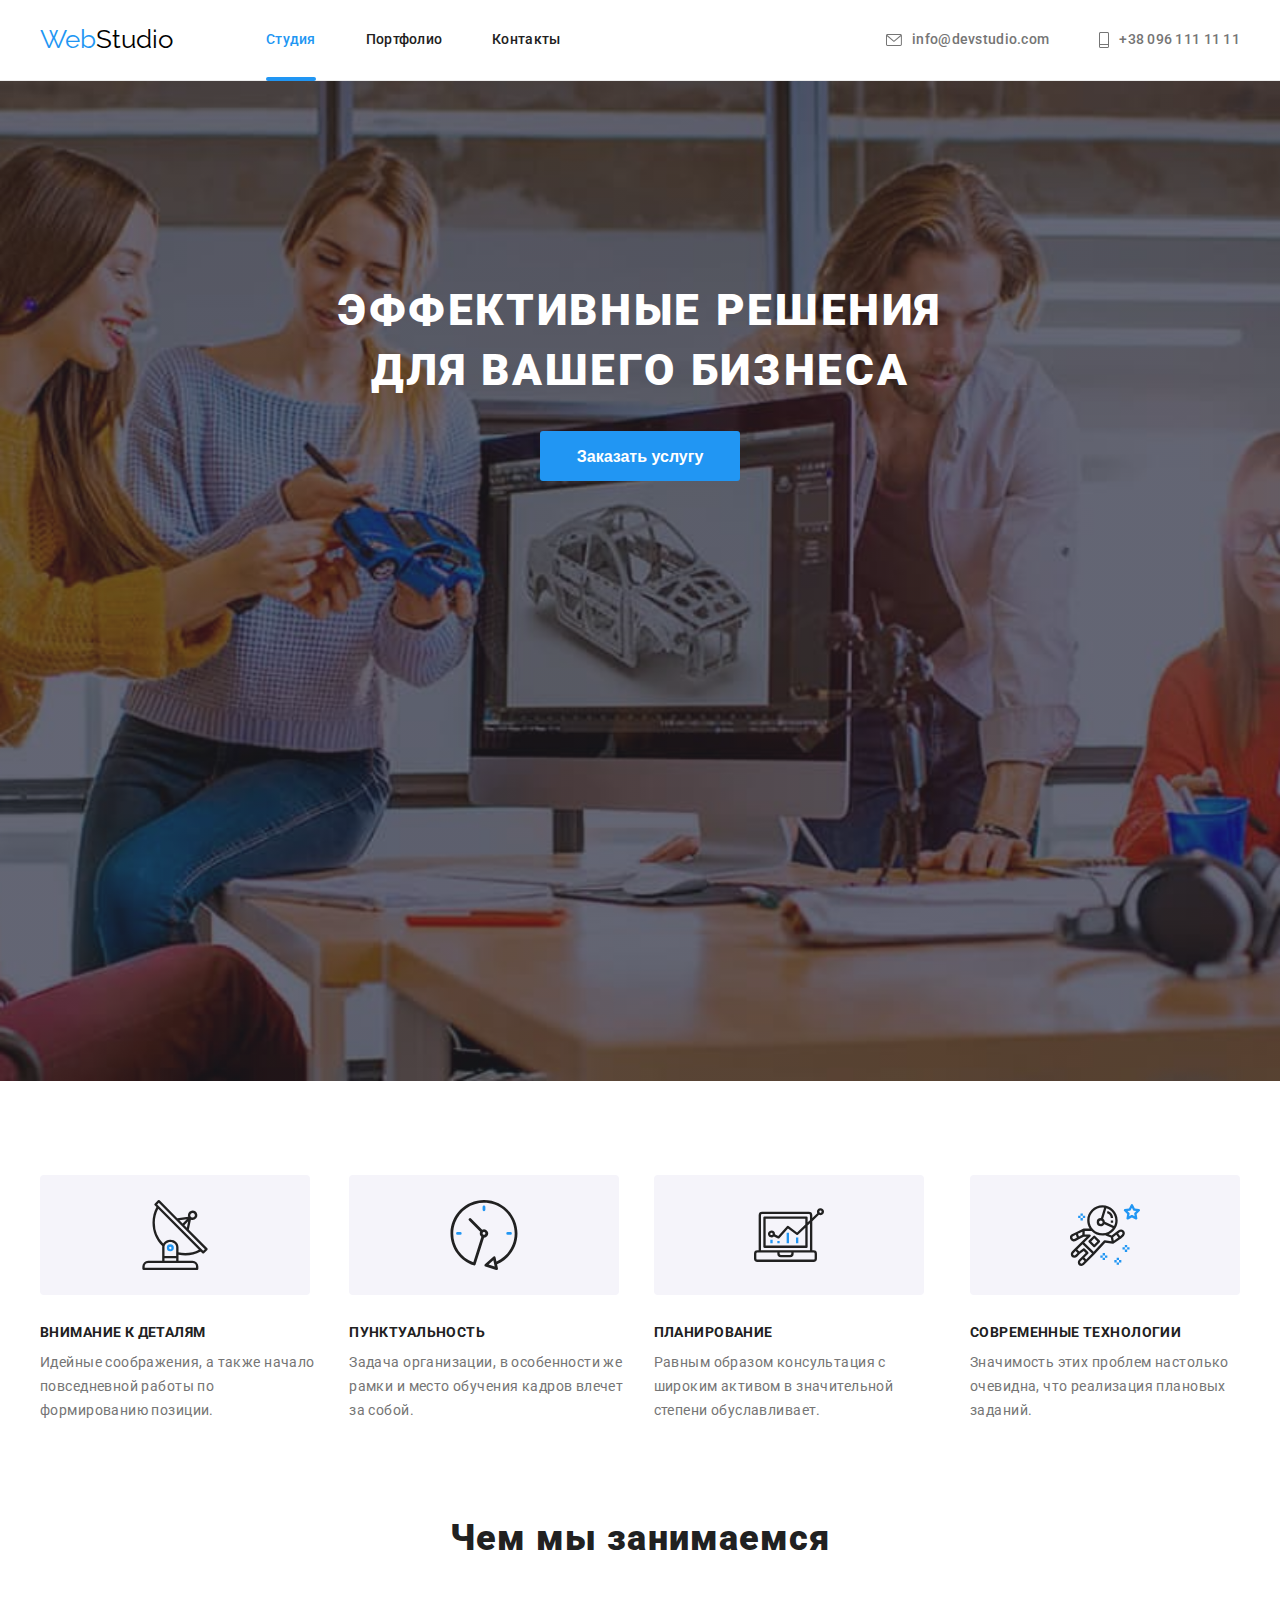
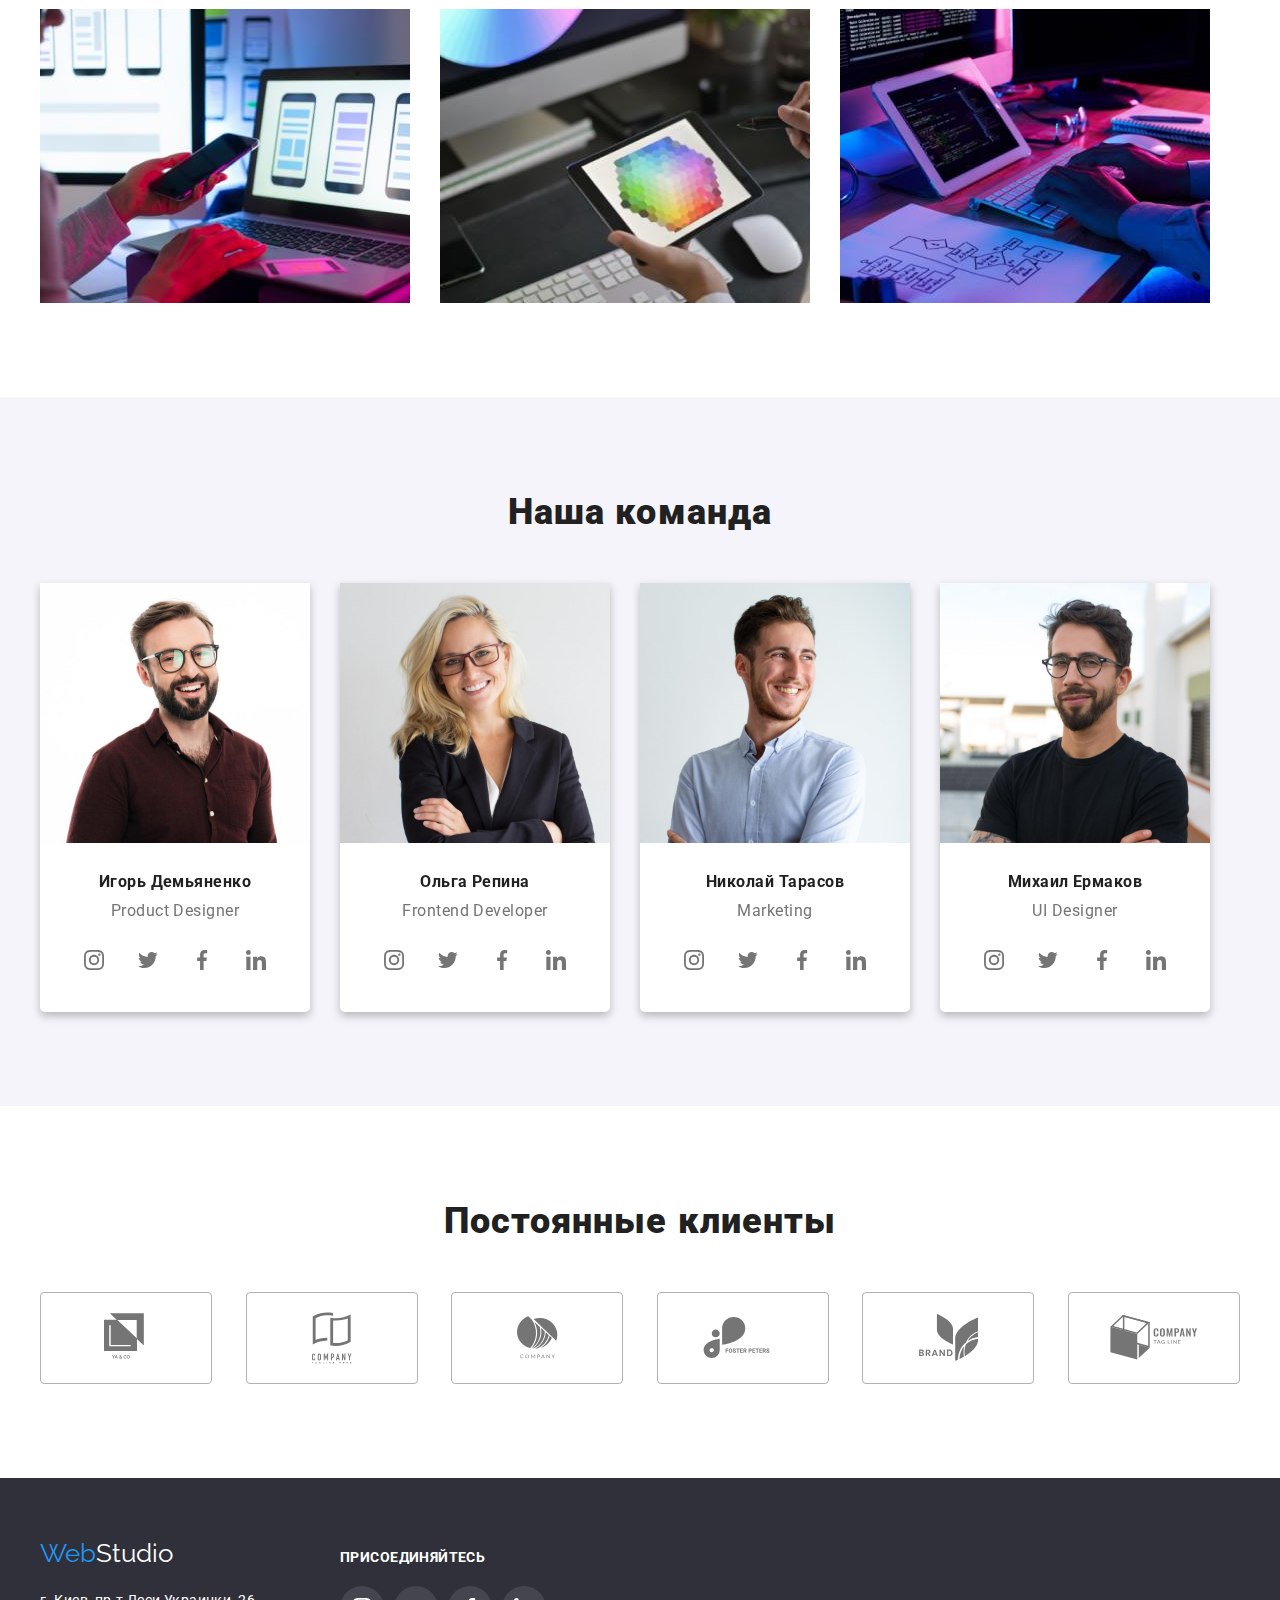
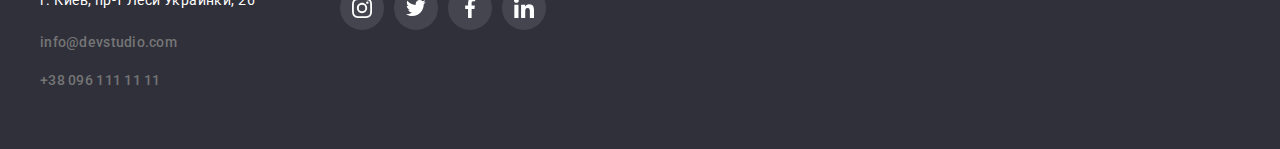
<file: index.html>
<!DOCTYPE html>
<html lang="ru">
  <head>
    <meta charset="UTF-8" />
    <meta name="viewport" content="width=device-width, initial-scale=1.0" />
    <title>home work 3</title>
    <link
      rel="stylesheet"
      href="https://cdnjs.cloudflare.com/ajax/libs/modern-normalize/1.0.0/modern-normalize.css"
      integrity="sha512-Zx6MlUMKSVJoQ+83OwhdILe8cSEsCzfqThJd7J/VA2UrK6Ctj85p+xzqfyuNXE5B1k25uUdmJ2OzItbBy9GHAQ=="
      crossorigin="anonymous"
    />
    <link rel="preconnect" href="https://fonts.gstatic.com" />
    <link rel="preconnect" href="https://fonts.gstatic.com" />
    <link rel="preconnect" href="https://fonts.gstatic.com" />
    <link
      href="https://fonts.googleapis.com/css2?family=Raleway:wght@700&family=Roboto:wght@400;500;900&display=swap"
      rel="stylesheet"
    />
    <link rel="stylesheet" href="./css/style.css" />
  </head>
  <body>
    <!--шапка сайта-->
    <header class="header">
      <div class="container container-header">
        <nav class="navigation">
          <a class="name-company" href="index.html"
            ><span class="text">Web</span>Studio</a
          >
          <ul class="site-nav">
            <li class="nav-list">
              <a class="link current active" href="#">Студия</a>
            </li>
            <li class="nav-list">
              <a class="link" href="portfolio.html"> Портфолио</a>
            </li>
            <li class="nav-list">
              <a class="link" href="#contact">Контакты</a>
            </li>
          </ul>
        </nav>
        <!--контакты-->
        <ul class="contact">
          <li class="list">
            <a class="link mail" href="mailto:info@devstudio.com">
              <svg class="mail-svg">
                <use href="./img/sprite/symbol-defs.svg#icon-mail"></use>
              </svg>
              info@devstudio.com
            </a>
          </li>
          <li class="list">
            <a class="link telephone" href="tel:+380961111111">
              <svg class="telephone-svg">
                <use href="./img/sprite/symbol-defs.svg#icon-telephone"></use>
              </svg>
              +38 096 111 11 11</a
            >
          </li>
        </ul>
      </div>
    </header>
    <!--уникальный контент-->
    <main>
      <section class="section-hero overlay">
        <div class="hero">
          <h1 class="main-heading">Эффективные решения для вашего бизнеса</h1>
          <button type="button" class="button-hero">Заказать услугу</button>
        </div>
      </section>
      <!--особенности-->
      <section class="section-feature">
        <div class="container">
          <h2 class="visually-hidden">О нас</h2>
          <ul class="feature-list">
            <li class="item">
              <div class="feature-svg">
                <svg class="logo-svg">
                  <use href="./img/sprite/symbol-defs.svg#icon-antenna"></use>
                </svg>
              </div>
              <h3 class="title">Внимание к деталям</h3>
              <p class="text">
                Идейные соображения, а также начало повседневной работы по
                формированию позиции.
              </p>
            </li>
            <li class="item">
              <div class="feature-svg">
                <svg class="logo-svg">
                  <use href="./img/sprite/symbol-defs.svg#icon-clock"></use>
                </svg>
              </div>
              <h3 class="title">Пунктуальность</h3>
              <p class="text">
                Задача организации, в особенности же рамки и место обучения
                кадров влечет за собой.
              </p>
            </li>
            <li class="item">
              <div class="feature-svg">
                <svg class="logo-svg">
                  <use href="./img/sprite/symbol-defs.svg#icon-diagram"></use>
                </svg>
              </div>
              <h3 class="title">Планирование</h3>
              <p class="text">
                Равным образом консультация с широким активом в значительной
                степени обуславливает.
              </p>
            </li>
            <li class="item">
              <div class="feature-svg">
                <svg class="logo-svg">
                  <use href="./img/sprite/symbol-defs.svg#icon-astronaut"></use>
                </svg>
              </div>
              <h3 class="title">Современные технологии</h3>
              <p class="text">
                Значимость этих проблем настолько очевидна, что реализация
                плановых заданий.
              </p>
            </li>
          </ul>
        </div>
      </section>
      <!--Чем мы занимаемся-->
      <section class="occupation">
        <div class="container">
          <h2 class="section-title">Чем мы занимаемся</h2>
          <p class="occupation-img">
            <img
              class="img"
              src="./img/occupation-img/ph1.jpg"
              alt="занятие1"
              width="370"
              height="294"
            />
            <img
              class="img"
              src="./img/occupation-img/ph2.jpg"
              alt="занятие2"
              width="370"
              height="294"
            />
            <img
              class="img"
              src="./img/occupation-img/ph3.jpg"
              alt="занятие3"
              width="370"
              height="294"
            />
          </p>
        </div>
      </section>
      <!--team-->
      <section class="section-team">
        <div class="container">
          <h2 class="section-title">Наша команда</h2>
          <ul class="team-list">
            <li class="item">
              <img
                src="./img/photo-team/img.jpg"
                alt="Игорь Демьяненко"
                width="270"
                height="260"
              />
              <h3 class="name">Игорь Демьяненко</h3>
              <p class="text">Product Designer</p>
              <ul class="social">
                <li class="social-item">
                  <a
                    href="https://www.instagram.com/"
                    target="_blank"
                    rel="noopener noreferrer"
                    class="social-link"
                    ><svg class="social-svg instagram">
                      <use
                        href="./img/sprite/symbol-defs.svg#icon-instagram"
                      ></use>
                    </svg>
                  </a>
                </li>
                <li class="social-item">
                  <a
                    href="https://twitter.com/"
                    target="_blank"
                    rel="noopener noreferrer"
                    class="social-link"
                    ><svg class="social-svg twitter">
                      <use
                        href="./img/sprite/symbol-defs.svg#icon-twitter"
                      ></use>
                    </svg>
                  </a>
                </li>
                <li class="social-item">
                  <a
                    href="https://www.facebook.com/"
                    target="_blank"
                    rel="noopener noreferrer"
                    class="social-link"
                    ><svg class="social-svg facebook">
                      <use
                        href="./img/sprite/symbol-defs.svg#icon-facebook"
                      ></use>
                    </svg>
                  </a>
                </li>
                <li class="social-item">
                  <a
                    href="https://www.linkedin.com/"
                    target="_blank"
                    rel="noopener noreferrer"
                    class="social-link"
                    ><svg class="social-svg linkedin">
                      <use
                        href="./img/sprite/symbol-defs.svg#icon-linkedin"
                      ></use>
                    </svg>
                  </a>
                </li>
              </ul>
            </li>
            <li class="item">
              <img
                src="./img/photo-team/img(1).jpg"
                alt="Ольга Репина"
                width="270"
                height="260"
              />
              <h3 class="name">Ольга Репина</h3>
              <p class="text">Frontend Developer</p>
              <ul class="social">
                <li class="social-item">
                  <a
                    href="https://www.instagram.com/"
                    target="_blank"
                    rel="noopener noreferrer"
                    class="social-link"
                    ><svg class="social-svg instagram">
                      <use
                        href="./img/sprite/symbol-defs.svg#icon-instagram"
                      ></use>
                    </svg>
                  </a>
                </li>
                <li class="social-item">
                  <a
                    href="https://twitter.com/"
                    target="_blank"
                    rel="noopener noreferrer"
                    class="social-link"
                    ><svg class="social-svg twitter">
                      <use
                        href="./img/sprite/symbol-defs.svg#icon-twitter"
                      ></use>
                    </svg>
                  </a>
                </li>
                <li class="social-item">
                  <a
                    href="https://www.facebook.com/"
                    target="_blank"
                    rel="noopener noreferrer"
                    class="social-link"
                    ><svg class="social-svg facebook">
                      <use
                        href="./img/sprite/symbol-defs.svg#icon-facebook"
                      ></use>
                    </svg>
                  </a>
                </li>
                <li class="social-item">
                  <a
                    href="https://www.linkedin.com/"
                    target="_blank"
                    rel="noopener noreferrer"
                    class="social-link"
                    ><svg class="social-svg linkedin">
                      <use
                        href="./img/sprite/symbol-defs.svg#icon-linkedin"
                      ></use>
                    </svg>
                  </a>
                </li>
              </ul>
            </li>
            <li class="item">
              <img
                src="./img/photo-team/img(2).jpg"
                alt="Николай Тарасов"
                width="270"
                height="260"
              />
              <h3 class="name">Николай Тарасов</h3>
              <p class="text">Marketing</p>
              <ul class="social">
                <li class="social-item">
                  <a
                    href="https://www.instagram.com/"
                    target="_blank"
                    rel="noopener noreferrer"
                    class="social-link"
                    ><svg class="social-svg instagram">
                      <use
                        href="./img/sprite/symbol-defs.svg#icon-instagram"
                      ></use>
                    </svg>
                  </a>
                </li>
                <li class="social-item">
                  <a
                    href="https://twitter.com/"
                    target="_blank"
                    rel="noopener noreferrer"
                    class="social-link"
                    ><svg class="social-svg twitter">
                      <use
                        href="./img/sprite/symbol-defs.svg#icon-twitter"
                      ></use>
                    </svg>
                  </a>
                </li>
                <li class="social-item">
                  <a
                    href="https://www.facebook.com/"
                    target="_blank"
                    rel="noopener noreferrer"
                    class="social-link"
                    ><svg class="social-svg facebook">
                      <use
                        href="./img/sprite/symbol-defs.svg#icon-facebook"
                      ></use>
                    </svg>
                  </a>
                </li>
                <li class="social-item">
                  <a
                    href="https://www.linkedin.com/"
                    target="_blank"
                    rel="noopener noreferrer"
                    class="social-link"
                    ><svg class="social-svg linkedin">
                      <use
                        href="./img/sprite/symbol-defs.svg#icon-linkedin"
                      ></use>
                    </svg>
                  </a>
                </li>
              </ul>
            </li>
            <li class="item">
              <img
                src="./img/photo-team/img(3).jpg"
                alt="Михаил Ермаков"
                width="270"
                height="260"
              />
              <h3 class="name">Михаил Ермаков</h3>
              <p class="text">UI Designer</p>
              <ul class="social">
                <li class="social-item">
                  <a
                    href="https://www.instagram.com/"
                    target="_blank"
                    rel="noopener noreferrer"
                    class="social-link"
                    ><svg class="social-svg instagram">
                      <use
                        href="./img/sprite/symbol-defs.svg#icon-instagram"
                      ></use>
                    </svg>
                  </a>
                </li>
                <li class="social-item">
                  <a
                    href="https://twitter.com/"
                    target="_blank"
                    rel="noopener noreferrer"
                    class="social-link"
                    ><svg class="social-svg twitter">
                      <use
                        href="./img/sprite/symbol-defs.svg#icon-twitter"
                      ></use>
                    </svg>
                  </a>
                </li>
                <li class="social-item">
                  <a
                    href="https://www.facebook.com/"
                    target="_blank"
                    rel="noopener noreferrer"
                    class="social-link"
                    ><svg class="social-svg facebook">
                      <use
                        href="./img/sprite/symbol-defs.svg#icon-facebook"
                      ></use>
                    </svg>
                  </a>
                </li>
                <li class="social-item">
                  <a
                    href="https://www.linkedin.com/"
                    target="_blank"
                    rel="noopener noreferrer"
                    class="social-link"
                    ><svg class="social-svg linkedin">
                      <use
                        href="./img/sprite/symbol-defs.svg#icon-linkedin"
                      ></use>
                    </svg>
                  </a>
                </li>
              </ul>
            </li>
          </ul>
        </div>
      </section>
      <section class="customers container">
        <h2 class="section-title">Постоянные клиенты</h2>
        <ul class="customers-list">
          <li class="item-company">
            <a class="company-link" href="" aria-label="компания1"
              ><svg class="company-svg company1">
                <use href="./img/sprite/symbol-defs.svg#icon-company1"></use>
              </svg>
            </a>
          </li>
          <li class="item-company">
            <a class="company-link" href="" aria-label="компания2"
              ><svg class="company-svg company2">
                <use href="./img/sprite/symbol-defs.svg#icon-company2"></use>
              </svg>
            </a>
          </li>
          <li class="item-company">
            <a class="company-link" href="" aria-label="компания3"
              ><svg class="company-svg company3">
                <use href="./img/sprite/symbol-defs.svg#icon-company3"></use>
              </svg>
            </a>
          </li>
          <li class="item-company">
            <a class="company-link" href="" aria-label="компания4"
              ><svg class="company-svg company4">
                <use href="./img/sprite/symbol-defs.svg#icon-company4"></use>
              </svg>
            </a>
          </li>
          <li class="item-company">
            <a class="company-link" href="" aria-label="компания5"
              ><svg class="company-svg company5">
                <use href="./img/sprite/symbol-defs.svg#icon-company5"></use>
              </svg>
            </a>
          </li>
          <li class="item-company">
            <a class="company-link" href="" aria-label="компания6"
              ><svg class="company-svg company6">
                <use href="./img/sprite/symbol-defs.svg#icon-company6"></use>
              </svg>
            </a>
          </li>
        </ul>
      </section>
    </main>
    <!--подвал сайта-->
    <footer class="footer" id="contact">
      <div class="flex container">
        <div>
          <a class="name-company" href="/index.html"
            ><span class="text">Web</span
            ><span class="footer-text">Studio</span>
          </a>

          <address>
            <ul class="contact-footer">
              <li class="list map">
                <a
                  class="link-map"
                  href="https://goo.gl/maps/zqndeF2HuT1xkgPQA"
                  target="_blank"
                  rel="noopener noreferrer"
                >
                  г. Киев, пр-т Леси Украинки, 26</a
                >
              </li>
              <li class="list">
                <a class="link" href="mailto:info@devstudio.com"
                  >info@devstudio.com</a
                >
              </li>
              <li class="list">
                <a class="link" href="tel:+380961111111">+38 096 111 11 11</a>
              </li>
            </ul>
          </address>
        </div>
        <!-- соц сети подвал -->
        <div class="social-footer">
          <ul>
            <li><h2 class="social-title">присоединяйтесь</h2></li>
            <li class="social-item-footer">
              <ul class="footer-list">
                <li class="social-item">
                  <a
                    href="https://www.instagram.com/"
                    target="_blank"
                    rel="noopener noreferrer"
                    class="social-link"
                    ><svg class="social-svg instagram">
                      <use
                        href="./img/sprite/symbol-defs.svg#icon-instagram"
                      ></use>
                    </svg>
                  </a>
                </li>
                <li class="social-item">
                  <a
                    href="https://twitter.com/"
                    target="_blank"
                    rel="noopener noreferrer"
                    class="social-link"
                    ><svg class="social-svg twitter">
                      <use
                        href="./img/sprite/symbol-defs.svg#icon-twitter"
                      ></use>
                    </svg>
                  </a>
                </li>
                <li class="social-item">
                  <a
                    href="https://www.facebook.com/"
                    target="_blank"
                    rel="noopener noreferrer"
                    class="social-link"
                    ><svg class="social-svg facebook">
                      <use
                        href="./img/sprite/symbol-defs.svg#icon-facebook"
                      ></use>
                    </svg>
                  </a>
                </li>
                <li class="social-item">
                  <a
                    href="https://www.linkedin.com/"
                    target="_blank"
                    rel="noopener noreferrer"
                    class="social-link"
                    ><svg class="social-svg linkedin">
                      <use
                        href="./img/sprite/symbol-defs.svg#icon-linkedin"
                      ></use>
                    </svg>
                  </a>
                </li>
              </ul>
            </li>
          </ul>
        </div>
      </div>
    </footer>
  </body>
</html>
</file>
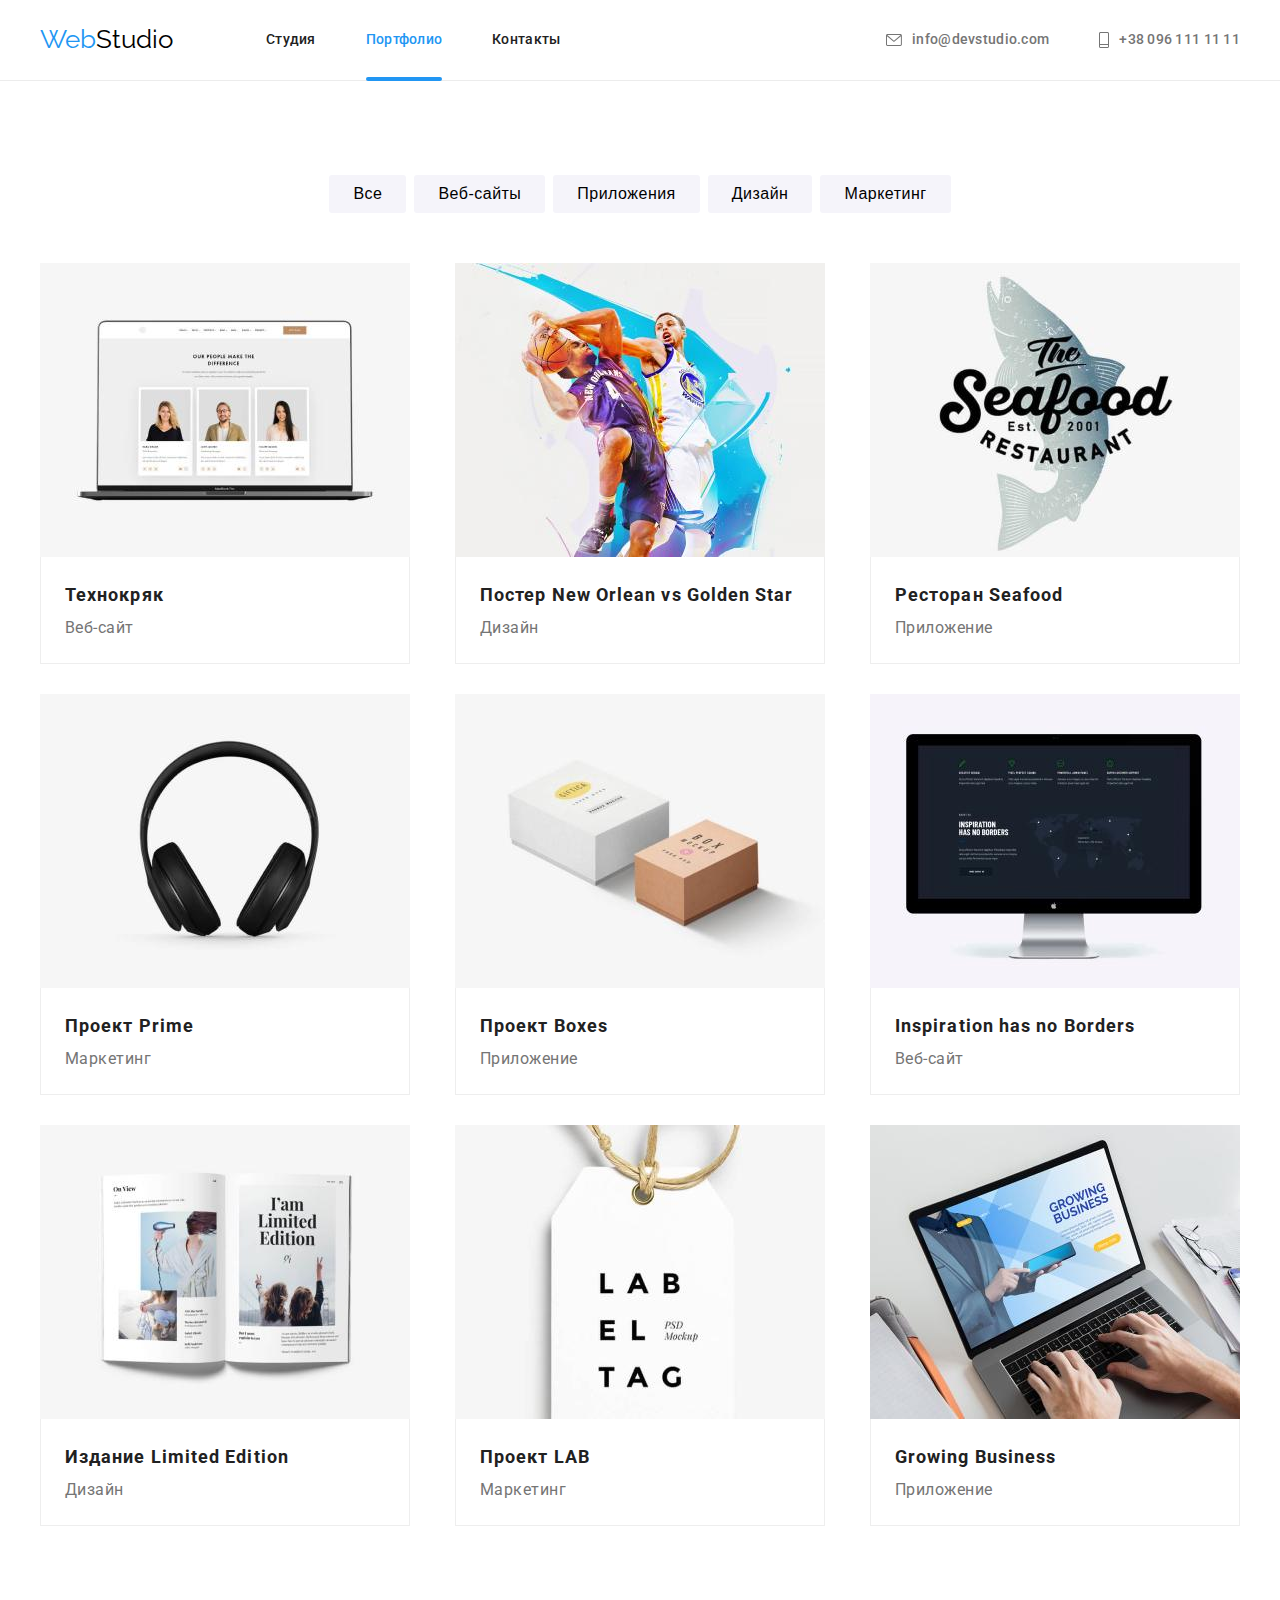
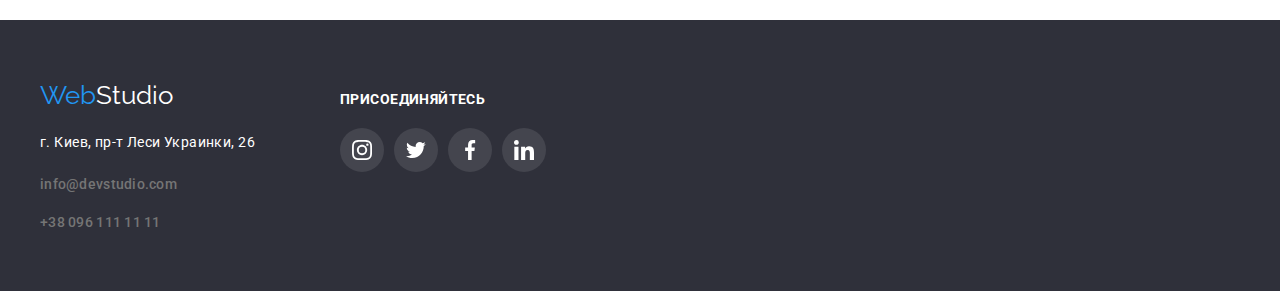
<file: portfolio.html>
<!DOCTYPE html>
<html lang="ru">
  <head>
    <meta charset="UTF-8" />
    <meta name="viewport" content="width=device-width, initial-scale=1.0" />
    <title>home work 3</title>
    <link
      rel="stylesheet"
      href="https://cdnjs.cloudflare.com/ajax/libs/modern-normalize/1.0.0/modern-normalize.css"
      integrity="sha512-Zx6MlUMKSVJoQ+83OwhdILe8cSEsCzfqThJd7J/VA2UrK6Ctj85p+xzqfyuNXE5B1k25uUdmJ2OzItbBy9GHAQ=="
      crossorigin="anonymous"
    />

    <link rel="preconnect" href="https://fonts.gstatic.com" />
    <link rel="preconnect" href="https://fonts.gstatic.com" />
    <link rel="preconnect" href="https://fonts.gstatic.com" />
    <link
      href="https://fonts.googleapis.com/css2?family=Raleway:wght@700&family=Roboto:wght@400;500;900&display=swap"
      rel="stylesheet"
    />
    <link rel="stylesheet" href="./css/style.css" />
  </head>

  <body>
    <!--шапка сайта-->
    <header class="header">
      <div class="container container-header">
        <nav class="navigation">
          <a class="name-company" href="index.html"
            ><span class="text">Web</span>Studio</a
          >
          <ul class="site-nav">
            <li class="nav-list">
              <a class="link" href="index.html">Студия</a>
            </li>
            <li class="nav-list">
              <a class="link current active" href="#"> Портфолио</a>
            </li>
            <li class="nav-list">
              <a class="link" href="#contact">Контакты</a>
            </li>
          </ul>
        </nav>
        <!--контакты-->
        <ul class="contact">
          <li class="list">
            <a class="link mail" href="mailto:info@devstudio.com">
              <svg class="mail-svg">
                <use href="./img/sprite/symbol-defs.svg#icon-mail"></use>
              </svg>
              info@devstudio.com
            </a>
          </li>
          <li class="list">
            <a class="link telephone" href="tel:+380961111111">
              <svg class="telephone-svg">
                <use href="./img/sprite/symbol-defs.svg#icon-telephone"></use>
              </svg>
              +38 096 111 11 11</a
            >
          </li>
        </ul>
      </div>
    </header>
    <!--уникальный контент-->
    <main>
      <section class="project">
        <div class="container">
          <h1 class="visually-hidden">Портфолио</h1>
          <!--button filter-->
          <div class="portfolio-btn">
            <ul class="button">
              <li class="button-item">
                <button type="button" class="filter">Все</button>
              </li>
              <li class="button-item">
                <button type="button" class="filter">Веб-сайты</button>
              </li>
              <li class="button-item">
                <button type="button" class="filter">Приложения</button>
              </li>
              <li class="button-item">
                <button type="button" class="filter">Дизайн</button>
              </li>
              <li class="button-item">
                <button type="button" class="filter">Маркетинг</button>
              </li>
            </ul>
          </div>

          <!--портфолио-->
          <ul class="project-list">
            <li class="item">
              <a class="link" href="">
                <img
                  class="project-img"
                  src="./img/portfolio-img/img.jpg"
                  alt="ноутбук с откритым сайтом"
                  width="370"
                  height="294"
                />
                <div class="project-content">
                  <h2 class="title">Технокряк</h2>
                  <p class="subtitle">Веб-сайт</p>
                </div>
              </a>
            </li>
            <li class="item">
              <a class="link" href="">
                <img
                  class="project-img"
                  src="./img/portfolio-img/img-1.jpg"
                  alt="постер с баскетболистами"
                  width="370"
                  height="294"
                />
                <div class="project-content">
                  <h2 class="title">Постер New Orlean vs Golden Star</h2>
                  <p class="subtitle">Дизайн</p>
                </div>
              </a>
            </li>
            <li class="item">
              <a class="link" href="">
                <img
                  class="project-img"
                  src="./img/portfolio-img/img-2.jpg"
                  alt="логотип ресторана с рыбой и названием"
                  width="370"
                  height="294"
                />
                <div class="project-content">
                  <h2 class="title">Ресторан Seafood</h2>
                  <p class="subtitle">Приложение</p>
                </div>
              </a>
            </li>
            <li class="item">
              <a class="link" href="">
                <img
                  class="project-img"
                  src="./img/portfolio-img/img-3.jpg"
                  alt="наушники полноразмерные"
                  width="370"
                  height="294"
                />
                <div class="project-content">
                  <h2 class="title">Проект Prime</h2>
                  <p class="subtitle">Маркетинг</p>
                </div>
              </a>
            </li>
            <li class="item">
              <a class="link" href="">
                <img
                  class="project-img"
                  src="./img/portfolio-img/img-4.jpg"
                  alt="две коробки маленькая и чуть больше"
                  width="370"
                  height="294"
                />
                <div class="project-content">
                  <h2 class="title">Проект Boxes</h2>
                  <p class="subtitle">Приложение</p>
                </div>
              </a>
            </li>
            <li class="item">
              <a class="link" href="">
                <img
                  class="project-img"
                  src="./img/portfolio-img/img-5.jpg"
                  alt="монитор пк с откритым сайтом"
                  width="370"
                  height="294"
                />
                <div class="project-content">
                  <h2 class="title">Inspiration has no Borders</h2>
                  <p class="subtitle">Веб-сайт</p>
                </div>
              </a>
            </li>
            <li class="item">
              <a class="link" href="">
                <img
                  class="project-img"
                  src="./img/portfolio-img/img-6.jpg"
                  alt="книга открытая на страничке с рисунками"
                  width="370"
                  height="294"
                />
                <div class="project-content">
                  <h2 class="title">Издание Limited Edition</h2>
                  <p class="subtitle">Дизайн</p>
                </div>
              </a>
            </li>
            <li class="item">
              <a class="link" href="">
                <img
                  class="project-img"
                  src="./img/portfolio-img/img-7.jpg"
                  alt="лейбел с надписью "
                  width="370"
                  height="294"
                />
                <div class="project-content">
                  <h2 class="title">Проект LAB</h2>
                  <p class="subtitle">Маркетинг</p>
                </div>
              </a>
            </li>
            <li class="item">
              <a class="link" href="">
                <img
                  class="project-img"
                  src="./img/portfolio-img/img-8.jpg"
                  alt="человек печатает на ноутбуке"
                  width="370"
                  height="294"
                />
                <div class="project-content">
                  <h2 class="title">Growing Business</h2>
                  <p class="subtitle">Приложение</p>
                </div>
              </a>
            </li>
          </ul>
        </div>
        <!--container-->
      </section>
    </main>
    <!--подвал сайта-->
    <footer class="footer" id="contact">
      <div class="flex container">
        <div>
          <a class="name-company" href="/index.html"
            ><span class="text">Web</span
            ><span class="footer-text">Studio</span>
          </a>

          <address>
            <ul class="contact-footer">
              <li class="list map">
                <a
                  class="link-map"
                  href="https://goo.gl/maps/zqndeF2HuT1xkgPQA"
                  target="_blank"
                  rel="noopener noreferrer"
                >
                  г. Киев, пр-т Леси Украинки, 26</a
                >
              </li>
              <li class="list">
                <a class="link" href="mailto:info@devstudio.com"
                  >info@devstudio.com</a
                >
              </li>
              <li class="list">
                <a class="link" href="tel:+380961111111">+38 096 111 11 11</a>
              </li>
            </ul>
          </address>
        </div>
        <!-- соц сети подвал -->
        <div class="social-footer">
          <ul>
            <li><h2 class="social-title">присоединяйтесь</h2></li>
            <li class="social-item-footer">
              <ul class="footer-list">
                <li class="social-item">
                  <a
                    href="https://www.instagram.com/"
                    target="_blank"
                    rel="noopener noreferrer"
                    class="social-link"
                    ><svg class="social-svg instagram">
                      <use
                        href="./img/sprite/symbol-defs.svg#icon-instagram"
                      ></use>
                    </svg>
                  </a>
                </li>
                <li class="social-item">
                  <a
                    href="https://twitter.com/"
                    target="_blank"
                    rel="noopener noreferrer"
                    class="social-link"
                    ><svg class="social-svg twitter">
                      <use
                        href="./img/sprite/symbol-defs.svg#icon-twitter"
                      ></use>
                    </svg>
                  </a>
                </li>
                <li class="social-item">
                  <a
                    href="https://www.facebook.com/"
                    target="_blank"
                    rel="noopener noreferrer"
                    class="social-link"
                    ><svg class="social-svg facebook">
                      <use
                        href="./img/sprite/symbol-defs.svg#icon-facebook"
                      ></use>
                    </svg>
                  </a>
                </li>
                <li class="social-item">
                  <a
                    href="https://www.linkedin.com/"
                    target="_blank"
                    rel="noopener noreferrer"
                    class="social-link"
                    ><svg class="social-svg linkedin">
                      <use
                        href="./img/sprite/symbol-defs.svg#icon-linkedin"
                      ></use>
                    </svg>
                  </a>
                </li>
              </ul>
            </li>
          </ul>
        </div>
      </div>
    </footer>
  </body>
</html>
</file>
<file: css/style.css>
:root {
  --bg-main-page-color: #ffffff;
  --desc-text-color: #757575;
  --bg-button-color: #2196f3;
  --button-color: #ffffff;
  --nav-color: #212121;
  --bg-button-filter: #f5f4fa;
  --project-title-color: #212121;
  --bg-btn-hover: #188ce8;
  --name-color: #000000;
  --bg-footer: #2f303a;
  --color-contact-footer: #ffffff 60 %;
  --bg-section-team: #f5f4fa;
  --bg-social-footer: rgba(255, 255, 255, 0.1);
}
/* ======глобальнвй сброс======= */
h1,
h2,
h3,
p,
ul {
  margin: 0;
}

ul {
  list-style: none;
  padding: 0;
}
img {
  display: block;
}
.visually-hidden {
  position: absolute !important;
  clip: rect(1px 1px 1px 1px); /* IE6, IE7 */
  clip: rect(1px, 1px, 1px, 1px);
  padding: 0 !important;
  border: 0 !important;
  height: 1px !important;
  width: 1px !important;
  overflow: hidden;
}

/* ======conainer====== */
.container {
  width: 1200px;
  margin-left: auto;
  margin-right: auto;
  padding-left: 15px;
  padding-right: 15px;
}
/* ======conainer-header====== */
.container-header {
  display: flex;
  align-items: center;
  justify-content: space-between;
}
.header {
  border-bottom: 1px solid #ececec;
}
/* вся страница */
body {
  margin: 0 auto;

  background-color: var(--bg-main-page-color);
  color: var(--nav-color);
  font-family: Roboto, sans-serif;
}

/* название компании */
.name-company .text {
  color: var(--bg-button-color);
  font-family: Raleway;
}
.name-company {
  color: var(--name-color);
  font-family: Raleway;

  font-size: 26px;
  line-height: 1.2;
  text-decoration: none;
}

/* навигация в шапке */
.site-nav {
  display: flex;
  margin-left: 93px;
}

.site-nav .link {
  display: block;
  padding-top: 32px;
  padding-bottom: 32px;

  color: var(--nav-color);
  font-weight: 500;
  font-size: 14px;
  line-height: 1.14;
  letter-spacing: 0.02em;
  text-decoration: none;
}
.nav-list + .nav-list {
  margin-left: 50px;
}

.site-nav :hover,
.site-nav :focus {
  color: var(--bg-button-color);
}
.site-nav .current {
  color: var(--bg-button-color);
}

.site-nav .link :active {
  color: var(--bg-button-color);
}
.navigation {
  display: flex;
  align-items: center;
}
.site-nav .nav-list {
  position: relative;
}
.site-nav .active:after {
  position: absolute;
  content: "";
  display: block;
  left: 0px;
  bottom: -1px;

  width: 100%;
  height: 4px;

  background-color: var(--bg-button-color);
  border-radius: 2px;
}
/* ======contact====== */
.mail-svg {
  width: 16px;
  height: 12px;
  margin-right: 10px;

  fill: currentColor;
}
/* .contact:hover .mail-svg,
.contact:focus .mail-svg {
  color: var(--bg-button-color);
} */
.telephone-svg {
  width: 10px;
  height: 16px;
  margin-right: 10px;

  fill: currentColor;
}
.contact {
  display: flex;
  justify-content: center;
  margin: 0px;
}
.contact .list + .list {
  margin-left: 50px;
}
.contact .link {
  display: flex;
  align-items: center;
  justify-content: space-between;

  color: var(--desc-text-color);
  text-decoration: none;
  font-style: normal;
  font-weight: 500;
  font-size: 14px;
  line-height: 1.14;
  letter-spacing: 0.02em;
}

.contact :hover .mail,
.contact :focus .mail {
  color: var(--bg-button-color);
}
.contact :hover .telephone,
.contact :focus .telephone {
  color: var(--bg-button-color);
}
/* =======section hero======= */
.section-hero {
  padding-top: 200px;
  padding-bottom: 200px;
  margin-left: auto;
  margin-right: auto;

  background-color: var(--bg-footer);
}
.overlay {
  max-width: 1600px;
  height: 600px;
  margin-left: auto;
  margin-right: auto;
  background-image: linear-gradient(
      rgba(47, 48, 58, 0.4),
      rgba(47, 48, 58, 0.4)
    ),
    url(../img/overlay-img/occupation.img.jpg);
  background-repeat: no-repeat;
  background-size: cover;
  background-position: center;
}
/* заголовок в hero */
.section-hero .main-heading {
  display: block;
  width: 696px;
  height: 120px;
  margin-left: auto;
  margin-right: auto;

  color: var(--bg-main-page-color);
  font-weight: 900;
  font-size: 44px;
  line-height: 1.36;
  letter-spacing: 0.06em;

  text-align: center;
  text-transform: uppercase;
}

/* кнопка в секции hero */
.hero .button-hero {
  display: block;
  margin-left: auto;
  margin-right: auto;
}
.button-hero {
  margin-top: 30px;
  min-width: 200px;
  height: 50px;
  padding-top: 10px;
  padding-bottom: 10px;

  border-radius: 3px;
  border-color: transparent;
  color: var(--button-color);
  background-color: var(--bg-button-color);
  font-style: normal;
  font-weight: bold;
  font-size: 16px;
  line-height: 1.8;
}
.button-hero:hover,
.button-hero:focus {
  background-color: var(--bg-btn-hover);
  cursor: pointer;
}

/*====== feature ====== */
.section-feature {
  padding-top: 94px;
  padding-bottom: 47px;
}
.feature-list {
  display: flex;
}
.feature-list .text {
  color: var(--desc-text-color);
}
.feature-list .item {
  flex-basis: calc((100%-90px) / 4);
  margin-right: 30px;
}
.feature-list :nth-child(4n) {
  margin-right: 0px;
}
/* ====== logo-featyre ======  */
.feature-svg {
  margin-bottom: 30px;
  display: flex;
  align-items: center;
  justify-content: center;

  height: 120px;
  width: 270px;
  border-radius: 4px;
  background-color: var(--bg-button-filter);
}
.logo-svg {
  width: 70px;
  height: 70px;
}

/* подзаголовки секции "о нас" */
.feature-list .title {
  margin-bottom: 10px;

  font-weight: 700;
  font-size: 14px;
  line-height: 1.14;
  letter-spacing: 0.03em;
  text-transform: uppercase;
}

/* текст в секции "о нас" */
.feature-list .text {
  font-weight: 400;
  font-size: 14px;
  line-height: 1.71;
  letter-spacing: 0.03em;
}

/* ======== occupation ======== */
.occupation {
  padding-top: 47px;
  padding-bottom: 94px;
}
.section-title {
  margin-bottom: 50px;

  font-weight: 900;
  font-size: 36px;
  line-height: 1.17;
  text-align: center;
  letter-spacing: 0.03em;
}
.occupation-img {
  display: flex;
}
.occupation-img .img {
  flex-basis: calc((100%-60px) / 3);
  margin-right: 30px;
}
.occupation-img .img:nth-child(3n) {
  margin-right: 0px;
}
/* ======= section-team ======= */
.section-team {
  padding-top: 94px;
  padding-bottom: 94px;

  background-color: var(--bg-section-team);
}
.team-list {
  display: flex;
}
.team-list .item {
  flex-basis: calc((100%-90px) / 4);
  margin-right: 30px;
  padding-bottom: 30px;

  background-color: var(--button-color);
  border-radius: 5px;
  filter: drop-shadow(0px 4px 4px rgba(0, 0, 0, 0.25));
}
.team-list .item:nth-child(4n) {
  margin-right: 0px;
}

/* имена разработчиков */
.section-team .name {
  margin-top: 30px;

  font-size: 16px;
  line-height: 1.18;
  text-align: center;
  letter-spacing: 0.03em;
}
/* специальности команды */
.section-team .text {
  margin-top: 10px;

  color: var(--desc-text-color);
  font-style: normal;
  font-size: 16px;
  line-height: 1.18;
  text-align: center;
  letter-spacing: 0.03em;
}
/* ====== social ====== */
.social {
  display: flex;
  align-items: center;
  justify-content: center;

  margin-top: 17px;
}
.social-link {
  display: flex;
  align-items: center;
  justify-content: center;

  color: var(--desc-text-color);
  width: 44px;
  height: 44px;

  border-radius: 50%;
}
.social-item {
  /* display: flex;
  align-items: center;
  justify-content: center; */
  margin-right: 5px;
  margin-left: 5px;
}
.social :nth-child(1) {
  margin-left: 0;
}
.social :nth-child(4n) {
  margin-right: 0;
}
.social-svg {
  fill: currentColor;
  width: 20px;
  height: 20px;
}
.social-link:hover,
.social-link:focus {
  background-color: var(--bg-button-color);
  color: var(--bg-main-page-color);
}

/* ======== customers ======== */
.customers {
  padding-top: 94px;
  padding-bottom: 94px;
}
.customers .customers-list {
  display: flex;
  align-items: center;
  justify-content: space-between;
}
.company-link {
  display: flex;
  align-items: center;
  justify-content: center;

  color: var(--desc-text-color);
  width: 170px;
  height: 90px;

  border: 1px solid #afb1b8;
  border-radius: 4px;
}

.company-svg {
  fill: currentColor;
}
.company1 {
  width: 44px;
  height: 49px;
}
.company2 {
  width: 40px;
  height: 52px;
}
.company3 {
  width: 41px;
  height: 43px;
}
.company4 {
  width: 80px;
  height: 42px;
}
.company5 {
  width: 59px;
  height: 47px;
}
.company6 {
  width: 88px;
  height: 45px;
}
.company-link:hover,
.company-link:focus {
  color: var(--bg-button-color);
  border-color: var(--bg-button-color);
}
/* ======footer====== */
.footer-text {
  color: var(--button-color);
}
.footer {
  padding-top: 60px;
  padding-bottom: 60px;

  background-color: var(--bg-footer);
}
.contact-footer .link {
  color: var(--desc-text-color);
  text-decoration: none;

  font-style: normal;
  font-weight: 500;
  font-size: 14px;
  line-height: 1.14;
  letter-spacing: 0.02em;
}
.contact-footer .link-map {
  color: var(--button-color);
  text-decoration: none;

  font-style: normal;
  font-weight: 400;
  font-size: 14px;
  line-height: 1.71;
  letter-spacing: 0.03em;
}
.contact-footer .list {
  display: block;
  margin-top: 19px;
}
.contact-footer .list.map {
  margin-top: 20px;
}
/* =====social footer===== */
.flex {
  display: flex;
  align-items: baseline;
}
.social-footer {
  display: flex;
  margin-left: 85px;
}
.social-title {
  font-style: normal;
  font-weight: 700;
  font-size: 14px;
  line-height: 1.14;
  letter-spacing: 0.03em;
  text-transform: uppercase;

  color: var(--bg-main-page-color);
}

.footer-list {
  display: flex;
  margin-top: 20px;
}
.footer-list .social-link {
  color: var(--bg-main-page-color);
  background-color: var(--bg-social-footer);
}
.footer-list .social-link:hover,
.footer-list .social-link:focus {
  background-color: var(--bg-button-color);
}

.footer-list :nth-child(1) {
  margin-left: 0;
}
.footer-list :nth-child(4n) {
  margin-right: 0;
}
/*========================= PORTFOLIO =============================*/
.project {
  padding-top: 94px;
  padding-bottom: 94px;
}
.portfolio-btn .button {
  display: flex;
  justify-content: center;
}
.button-item + .button-item {
  margin-left: 8px;
}

/* кнопки фильтра */
.button .filter {
  border-color: transparent;
  background: var(--bg-button-filter);
  border-radius: 3px;
  padding-left: 22px;
  padding-right: 22px;
  padding-top: 4px;
  padding-bottom: 4px;
  min-width: 73px;

  font-weight: 500;
  font-size: 16px;
  line-height: 1.62;
  text-align: center;
  letter-spacing: 0.03em;
  cursor: pointer;
}

/* кнопки после наведения */
.button .filter:hover,
.button .filter:focus {
  color: var(--button-color);
  background: var(--bg-button-color);
  box-shadow: 0px 3px 1px rgba(0, 0, 0, 0.1), 0px 1px 2px rgba(0, 0, 0, 0.08),
    0px 2px 2px rgba(0, 0, 0, 0.12);
}

.project-list {
  display: flex;
  flex-wrap: wrap;
  justify-content: space-between;
  margin-top: 50px;
  margin-right: 0;
}
.project-content {
  padding: 20px 0px 20px 24px;
  border: 1px solid #eeeeee;
  border-top: none;
}
/* заголовки под картинками */
.project .title {
  font-weight: 700;
  font-size: 18px;
  line-height: 2;
  letter-spacing: 0.06em;
  color: var(--project-title-color);
}

/* текст под картинками */
.project .subtitle {
  color: var(--desc-text-color);
  font-weight: 400;
  font-size: 16px;
  line-height: 1.87;
  letter-spacing: 0.03em;
}
.project-list .link {
  display: block;
  text-decoration: none;
}
.project-list :hover .link,
.project-list :focus .link {
  box-shadow: 0px 1px 1px rgba(0, 0, 0, 0.12), 0px 4px 4px rgba(0, 0, 0, 0.06),
    1px 4px 6px rgba(0, 0, 0, 0.16);
}
.project-list .item {
  margin-bottom: 30px;
}
.project-list .item:nth-last-child(-n + 3) {
  margin-bottom: 0;
}
</file>
